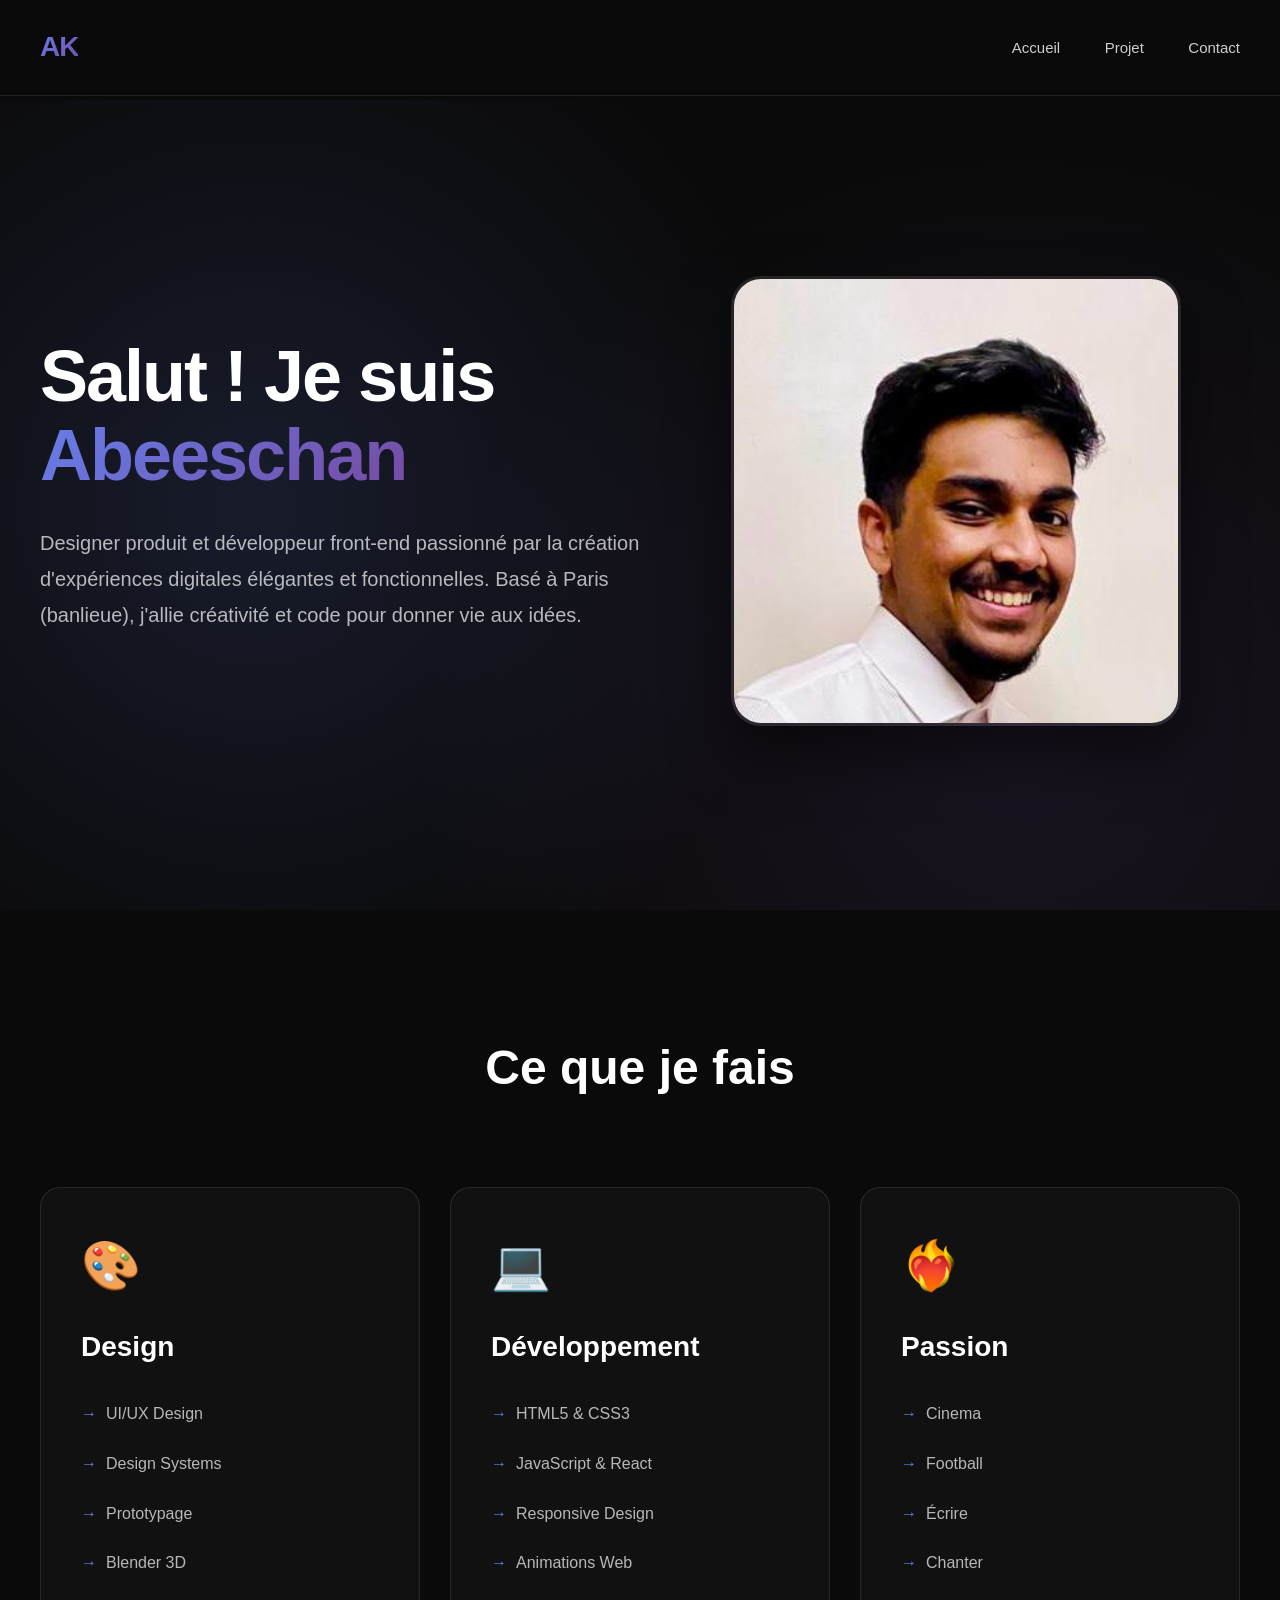
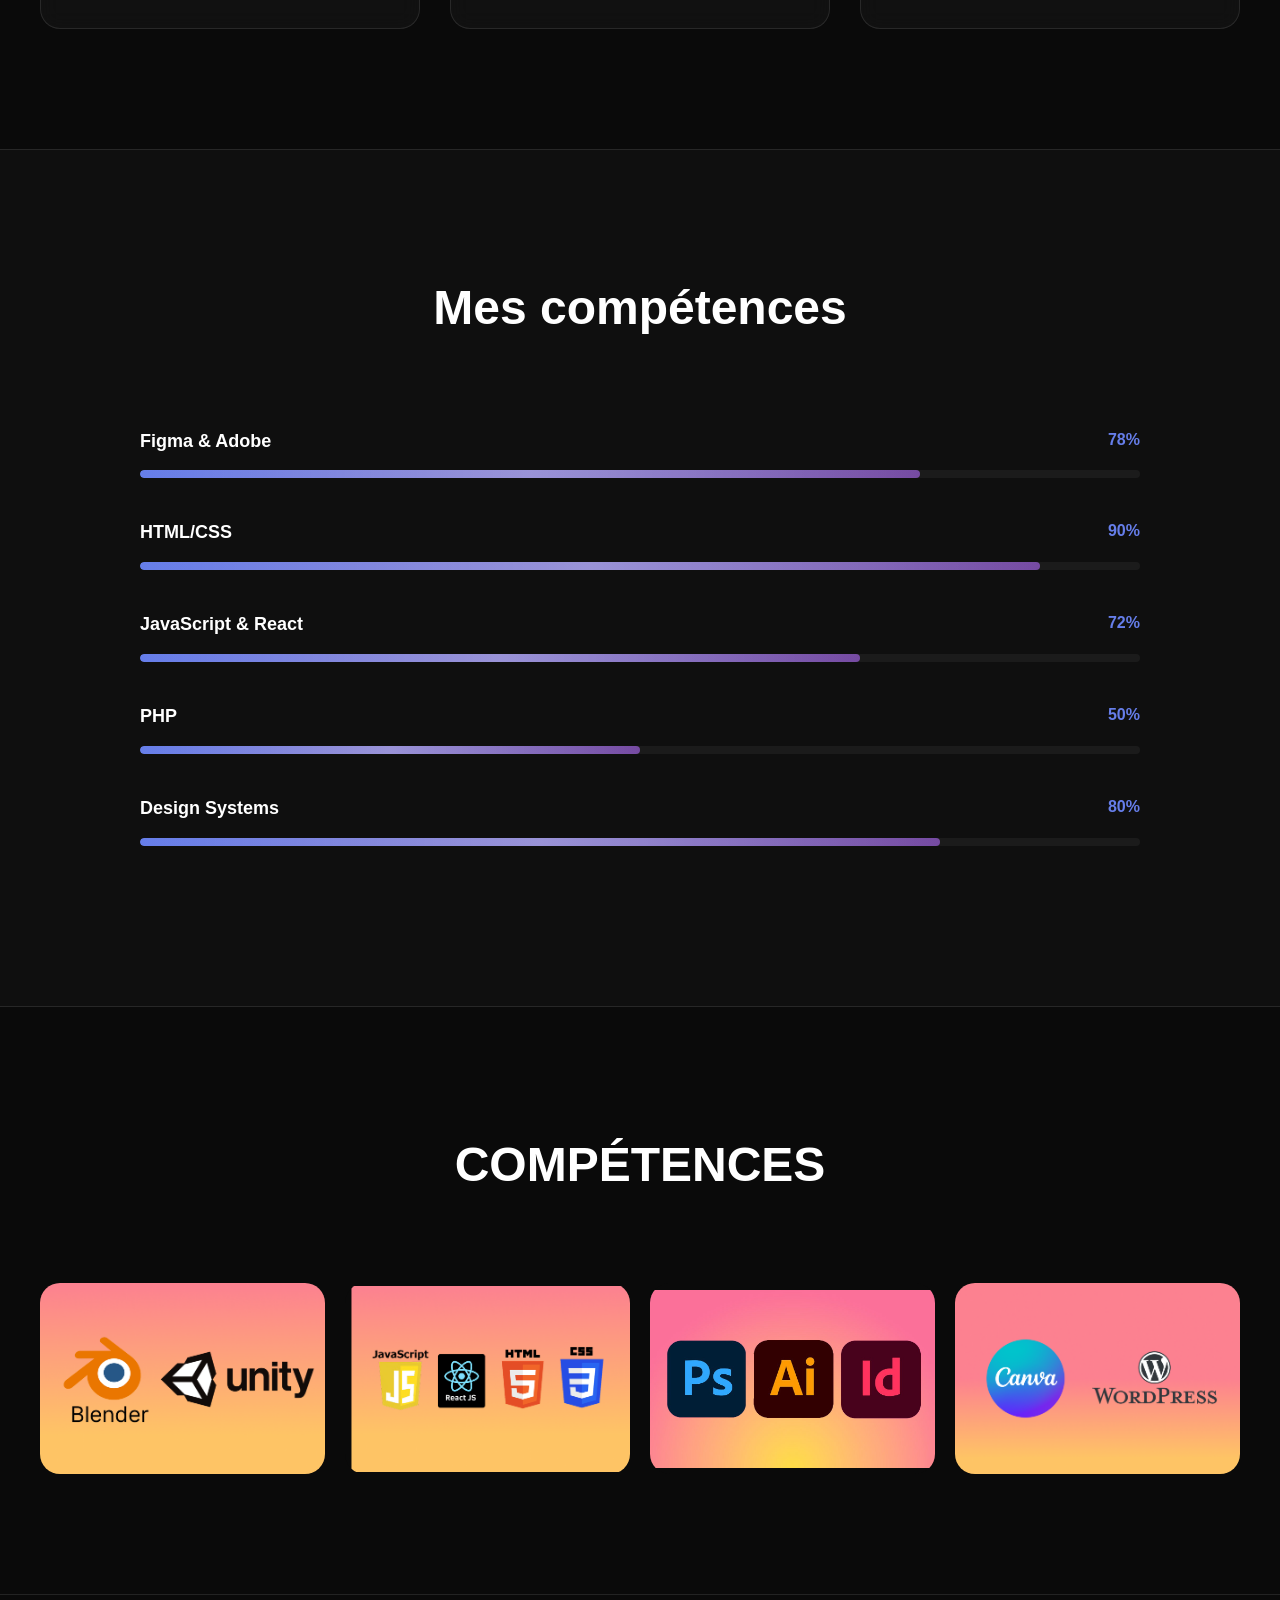
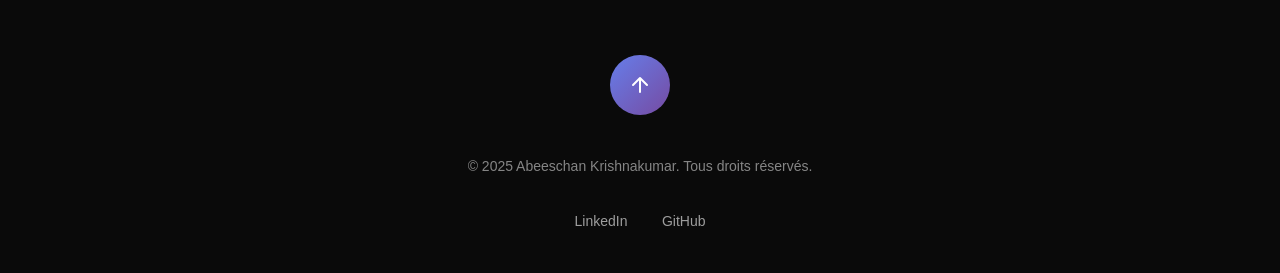
<file: index.html>
<!DOCTYPE html>
<html lang="fr">
<head>
    <meta charset="UTF-8">
    <meta name="viewport" content="width=device-width, initial-scale=1.0">
    <title>Acceuil-Abeeschan Krishnakumar</title>
    <link href="../css/style.css" rel="stylesheet">
</head>
<body>

    <!-- Header -->
    <header>
        <div class="header-content">
            <div class="logo">AK</div>
            <nav>
                <a href="index.html">Accueil</a>
                <a href="portfolio.html">Projet</a>
                <a href="contact.html">Contact</a>
            </nav>
        </div>
    </header>

    <!-- Hero -->
    <section class="hero">
        <div class="hero-bg"></div>
        <div class="hero-content fade-in">
            <div class="hero-text">
                <h1>
                    Salut ! Je suis<br>
                    <span class="gradient-text">Abeeschan</span>
                </h1>
                <p>
                    Designer produit et développeur front-end passionné par la création d'expériences digitales élégantes et fonctionnelles. Basé à Paris (banlieue), j'allie créativité et code pour donner vie aux idées.
                </p>
            </div>
            <div class="profile-container">
                <img class="profile-img" src="../img/Abeeschan-pro.jpeg" alt="Profile">
            </div>
        </div>
    </section>

    <!-- Cards Section -->
    <section class="cards-section">
        <h2 class="section-title">Ce que je fais</h2>
        <div class="cards-grid">
            <div class="card">
                <div class="card-icon">🎨</div>
                <h3>Design</h3>
                <ul>
                    <li>UI/UX Design</li>
                    <li>Design Systems</li>
                    <li>Prototypage</li>
                    <li>Blender 3D</li>
                </ul>
            </div>

            <div class="card">
                <div class="card-icon">💻</div>
                <h3>Développement</h3>
                <ul>
                    <li>HTML5 & CSS3</li>
                    <li>JavaScript & React</li>
                    <li>Responsive Design</li>
                    <li>Animations Web</li>
                </ul>
            </div>

            <div class="card">
                <div class="card-icon">❤️‍🔥</div>
                <h3>Passion</h3>
                <ul>
                    <li>Cinema</li>
                    <li>Football</li>
                    <li>Écrire</li>
                    <li>Chanter</li>
                </ul>
            </div>
        </div>
    </section>

    <!-- Skills -->
    <section class="skills-section">
        <h2 class="section-title">Mes compétences</h2>
        <div class="skills-grid">
            <div class="skill-item">
                <div class="skill-header">
                    <span class="skill-name">Figma & Adobe </span>
                    <span class="skill-percent">78%</span>
                </div>
                <div class="skill-bar">
                    <div class="skill-fill" data-width="78"></div>
                </div>
            </div>

            <div class="skill-item">
                <div class="skill-header">
                    <span class="skill-name">HTML/CSS</span>
                    <span class="skill-percent">90%</span>
                </div>
                <div class="skill-bar">
                    <div class="skill-fill" data-width="90"></div>
                </div>
            </div>

            <div class="skill-item">
                <div class="skill-header">
                    <span class="skill-name">JavaScript & React</span>
                    <span class="skill-percent">72%</span>
                </div>
                <div class="skill-bar">
                    <div class="skill-fill" data-width="72"></div>
                </div>
            </div>
            <div class="skill-item">
                <div class="skill-header">
                    <span class="skill-name">PHP</span>
                    <span class="skill-percent">50%</span>
                </div>
                <div class="skill-bar">
                    <div class="skill-fill" data-width="50"></div>
                </div>
            </div>
            <div class="skill-item">
                <div class="skill-header">
                    <span class="skill-name">Design Systems</span>
                    <span class="skill-percent">80%</span>
                </div>
                <div class="skill-bar">
                    <div class="skill-fill" data-width="80"></div>
                </div>
            </div>
        </div>
    </section>

    <!-- Photos -->
    <section class="photos-section">
        <h2 class="section-title">COMPÉTENCES</h2>
        <div class="photos-grid">
            <div class="photo-item">
                <img src="../img/Image_blender.png" alt="Workspace">
                <div class="photo-overlay">
                    <p>Création 3D & Moteur De Jeu </p>
                </div>
            </div>
            <div class="photo-item">
                <img src="../img/Image_front.png" alt="Code">
                <div class="photo-overlay">
                    <p>Logiciel Front</p>
                </div>
            </div>
            <div class="photo-item">
                <img src="../img/adobe.jpg" alt="Design">
                <div class="photo-overlay">
                    <p>Logiciel Design</p>
                </div>
            </div>
            <div class="photo-item">
                <img src="../img/Image_autre.png" alt="Tech">
                <div class="photo-overlay">
                    <p>Autre Logiciel</p>
                </div>
            </div>
        </div>
    </section>

    <!-- Footer -->
    <footer>
        <a href="#top" class="back-to-top">
            <svg viewBox="0 0 24 24" fill="none">
                <path d="M12 19V5M12 5L5 12M12 5L19 12" stroke-width="2" stroke-linecap="round" stroke-linejoin="round"/>
            </svg>
        </a>
        <p>&copy; 2025 Abeeschan Krishnakumar. Tous droits réservés.</p>
        <div class="social-links">
            <a href="https://www.linkedin.com/in/abeeschan-krishnakumar">LinkedIn</a>
            <a href="#">GitHub</a>
        </div>
    </footer>

    <script>
        // Animation des barres au scroll
        const observer = new IntersectionObserver((entries) => {
            entries.forEach(entry => {
                if (entry.isIntersecting) {
                    const fills = entry.target.querySelectorAll('.skill-fill');
                    fills.forEach(fill => {
                        const width = fill.getAttribute('data-width');
                        setTimeout(() => {
                            fill.style.width = width + '%';
                        }, 200);
                    });
                    observer.unobserve(entry.target);
                }
            });
        }, { threshold: 0.5 });

        const skillsSection = document.querySelector('.skills-section');
        if (skillsSection) observer.observe(skillsSection);

        // Smooth scroll
        document.querySelector('.back-to-top').addEventListener('click', (e) => {
            e.preventDefault();
            window.scrollTo({ top: 0, behavior: 'smooth' });
        });

        // Parallax léger sur le hero
        window.addEventListener('scroll', () => {
            const scrolled = window.pageYOffset;
            const hero = document.querySelector('.hero-bg');
            if (hero) {
                hero.style.transform = `translateY(${scrolled * 0.5}px)`;
            }
        });
    </script>

</body>
</html>
</file>
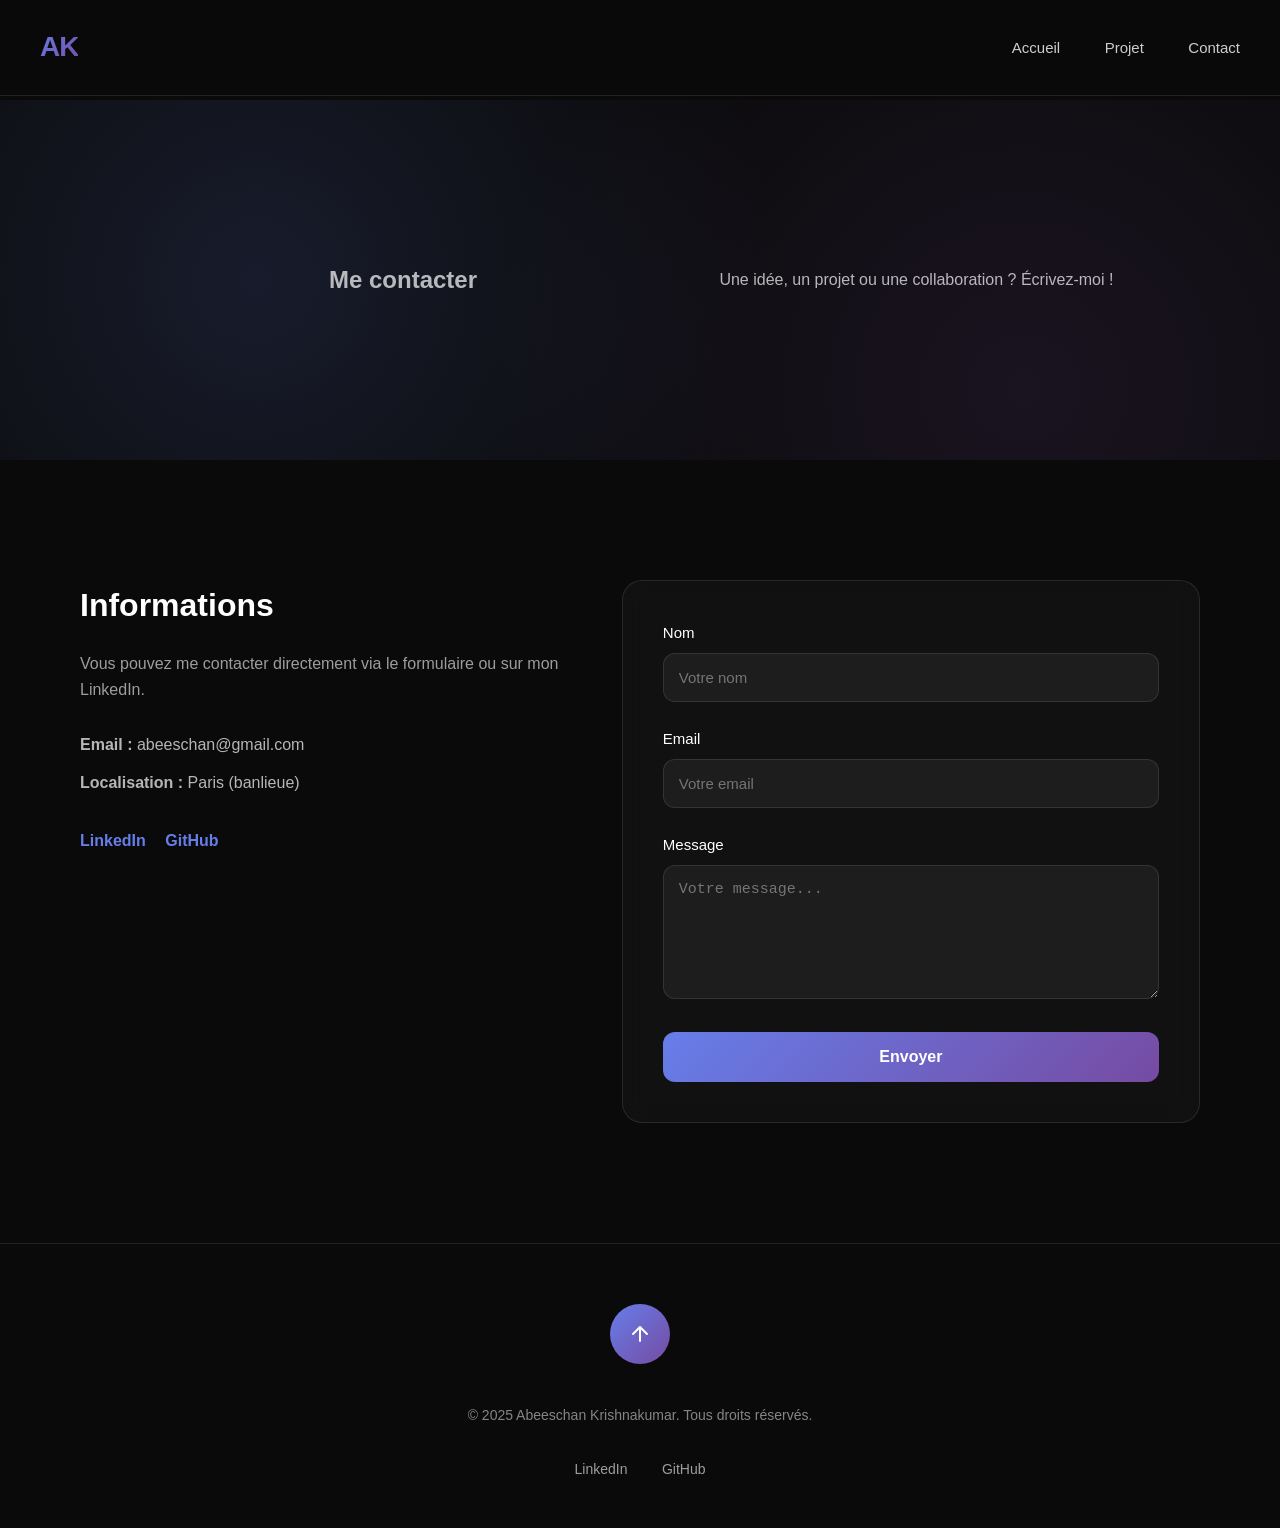
<file: contact.html>
<!DOCTYPE html>
<html lang="fr">
<head>
    <meta charset="UTF-8">
    <meta name="viewport" content="width=device-width, initial-scale=1.0">
    <title>Contact – Abeeschan Krishnakumar</title>
    <link href="../css/style.css" rel="stylesheet">
</head>
<body>

    <!-- Header -->
    <header>
        <div class="header-content">
            <div class="logo">AK</div>
            <nav>
                <a href="index.html">Accueil</a>
                <a href="portfolio.html">Projet</a>
                <a href="contact.html" class="active">Contact</a>
            </nav>
        </div>
    </header>

    <!-- Hero -->
    <section class="hero contact-hero">
        <div class="hero-bg"></div>
        <div class="hero-content fade-in" style="text-align:center;">
            <h1 style="color:rgba(255,255,255,0.7);"class="gradient-text">Me contacter</h1>
            <p style="color:rgba(255,255,255,0.7); max-width:700px; margin:20px auto;">
                Une idée, un projet ou une collaboration ? Écrivez-moi !
            </p>
        </div>
    </section>

    <!-- Contact Section -->
    <section class="contact-section">

        <div class="contact-grid">

            <!-- Left: Info -->
            <div class="contact-info">
                <h2>Informations</h2>
                <p>Vous pouvez me contacter directement via le formulaire ou sur mon LinkedIn.</p>

                <ul class="contact-details">
                    <li><strong>Email :</strong> abeeschan@gmail.com</li>
                    <li><strong>Localisation :</strong> Paris (banlieue)</li>
                </ul>

                <div class="contact-socials">
                    <a href="https://www.linkedin.com/in/abeeschan-krishnakumar">LinkedIn</a>
                    <a href="#">GitHub</a>
                </div>
            </div>

            <!-- Right: Form -->
            <form class="contact-form">
                <div class="form-group">
                    <label>Nom</label>
                    <input type="text" placeholder="Votre nom" required>
                </div>

                <div class="form-group">
                    <label>Email</label>
                    <input type="email" placeholder="Votre email" required>
                </div>

                <div class="form-group">
                    <label>Message</label>
                    <textarea rows="6" placeholder="Votre message..." required></textarea>
                </div>

                <button type="submit" class="contact-btn">Envoyer</button>
            </form>

        </div>

    </section>

    <!-- Footer -->
    <footer>
        <a href="#top" class="back-to-top">
            <svg viewBox="0 0 24 24" fill="none">
                <path d="M12 19V5M12 5L5 12M12 5L19 12" stroke-width="2" stroke-linecap="round" stroke-linejoin="round"/>
            </svg>
        </a>
        <p>&copy; 2025 Abeeschan Krishnakumar. Tous droits réservés.</p>
        <div class="social-links">
            <a href="https://www.linkedin.com/in/abeeschan-krishnakumar">LinkedIn</a>
            <a href="#">GitHub</a>
        </div>
    </footer>

</body>
</html>
</file>
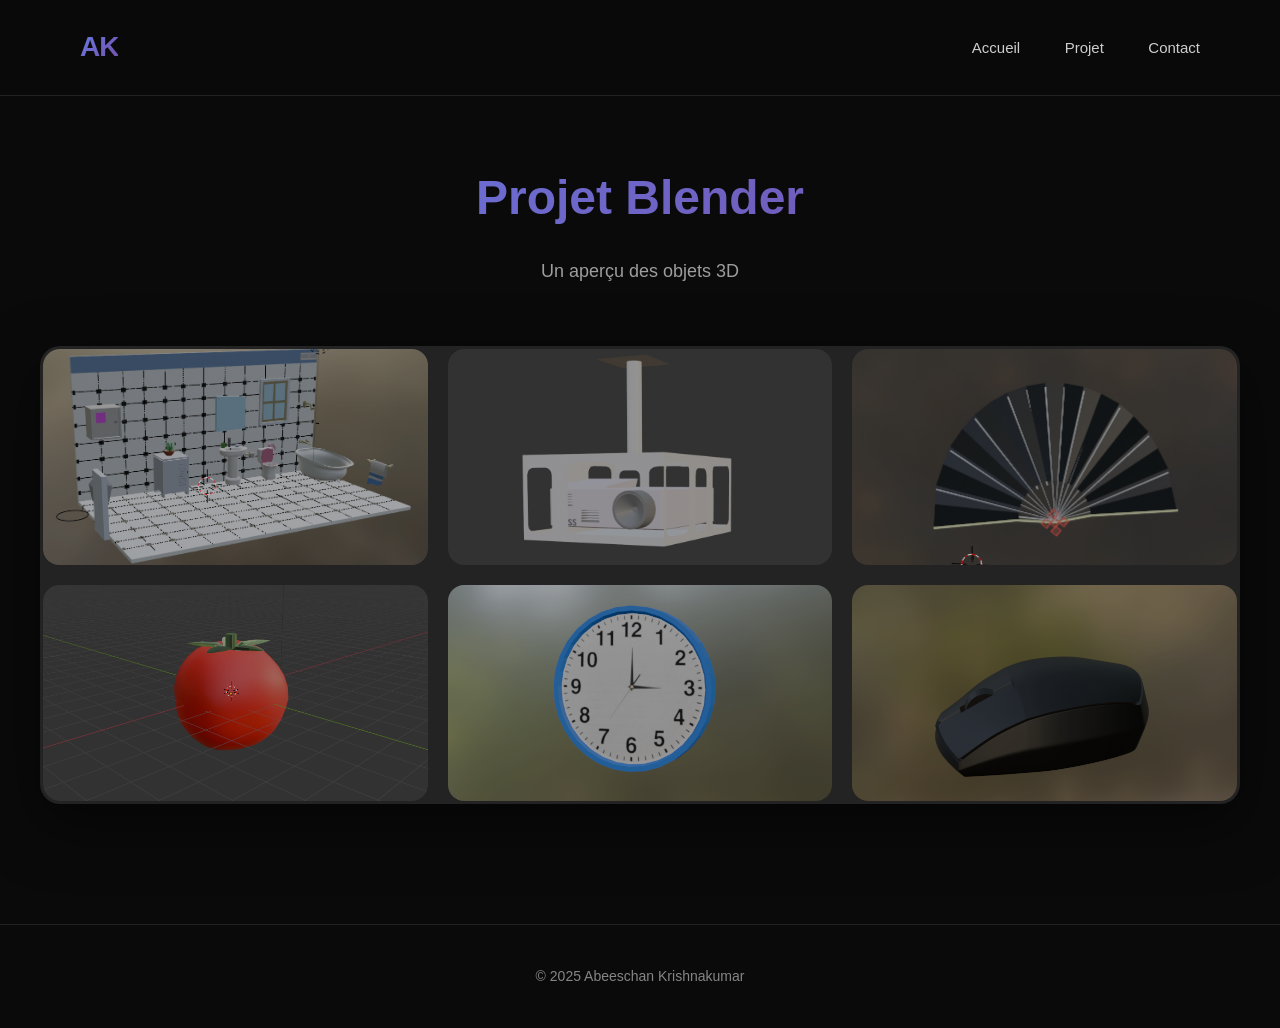
<file: projet-blender.html>
<!DOCTYPE html>
<html lang="fr">
<head>
    <meta charset="UTF-8">
    <meta name="viewport" content="width=device-width, initial-scale=1.0">
    <title>Projet Blender – Abeeschan Krishnakumar</title>
    <link href="css/style.css" rel="stylesheet">
    <style>
        body {
            background: #0a0a0a;
            margin: 0;
            padding: 0;
        }

        /* Header */
        header {
            position: fixed;
            top: 0;
            left: 0;
            right: 0;
            background: rgba(10, 10, 10, 0.95);
            backdrop-filter: blur(20px);
            padding: 25px 40px;
            z-index: 1000;
            border-bottom: 1px solid rgba(255, 255, 255, 0.1);
        }

        .header-content {
            max-width: 1400px;
            margin: 0 auto;
            display: flex;
            justify-content: space-between;
            align-items: center;
        }

        .logo {
            font-size: 28px;
            font-weight: 700;
            background: linear-gradient(135deg, #667eea 0%, #764ba2 100%);
            -webkit-background-clip: text;
            -webkit-text-fill-color: transparent;
        }

        nav a {
            margin-left: 40px;
            color: rgba(255, 255, 255, 0.8);
            text-decoration: none;
            font-weight: 500;
            transition: all 0.3s;
        }

        nav a:hover { color: #fff; }

        /* Gallery */
        .gallery-container {
            margin-top: 120px;
            padding: 40px;
            max-width: 1400px;
            margin-left: auto;
            margin-right: auto;
        }

        .gallery-title {
            text-align: center;
            color: #fff;
            font-size: 48px;
            font-weight: 700;
            margin-bottom: 20px;
        }

        .gallery-subtitle {
            text-align: center;
            color: rgba(255, 255, 255, 0.6);
            margin-bottom: 60px;
        }

        .chocolate-grid {
            display: grid;
            grid-template-columns: repeat(3, 1fr);
            gap: 20px;
        }

        .chocolate-square {
            aspect-ratio: 16/9;
            overflow: hidden;
            border-radius: 16px;
            cursor: pointer;
            background: #1a1a1a;
            transition: all 0.3s;
            position: relative;
        }

        .chocolate-square:hover {
            transform: translateY(-8px);
            box-shadow: 0 12px 30px rgba(102, 126, 234, 0.3);
        }

        .chocolate-square img {
            width: 100%;
            height: 100%;
            object-fit: cover;
            transition: transform 0.3s;
        }

        .chocolate-square:hover img {
            transform: scale(1.05);
        }

        /* Modal */
        .modal {
            display: none;
            position: fixed;
            top: 0;
            left: 0;
            right: 0;
            bottom: 0;
            background: rgba(0, 0, 0, 0.95);
            z-index: 2000;
            animation: fadeIn 0.3s ease;
        }

        .modal.active {
            display: flex;
            align-items: center;
            justify-content: center;
        }

        .modal-content {
            background: #1a1a1a;
            border-radius: 20px;
            max-width: 1200px;
            width: 90%;
            max-height: 90vh;
            overflow: hidden;
            display: grid;
            grid-template-columns: 1.5fr 1fr;
            position: relative;
            animation: slideUp 0.4s ease;
        }

        .modal-image {
            background: #0a0a0a;
            display: flex;
            align-items: center;
            justify-content: center;
            padding: 40px;
        }

        .modal-image img {
            max-width: 100%;
            max-height: 70vh;
            object-fit: contain;
            border-radius: 12px;
        }

        .modal-info {
            padding: 40px;
            display: flex;
            flex-direction: column;
            color: #fff;
        }

        .modal-close {
            position: absolute;
            top: 20px;
            right: 20px;
            width: 40px;
            height: 40px;
            background: rgba(255, 255, 255, 0.1);
            border: none;
            border-radius: 50%;
            color: #fff;
            font-size: 24px;
            cursor: pointer;
            transition: all 0.3s;
            display: flex;
            align-items: center;
            justify-content: center;
        }

        .modal-close:hover {
            background: rgba(255, 255, 255, 0.2);
            transform: rotate(90deg);
        }

        .modal-title {
            font-size: 32px;
            font-weight: 700;
            margin-bottom: 20px;
            background: linear-gradient(135deg, #667eea 0%, #764ba2 100%);
            -webkit-background-clip: text;
            -webkit-text-fill-color: transparent;
        }

        .modal-description {
            font-size: 16px;
            line-height: 1.8;
            color: rgba(255, 255, 255, 0.8);
            margin-bottom: 30px;
            flex: 1;
        }

        .modal-footer {
            border-top: 1px solid rgba(255, 255, 255, 0.1);
            padding-top: 20px;
            display: flex;
            align-items: center;
            gap: 15px;
        }

        .software-badge {
            display: inline-flex;
            align-items: center;
            gap: 10px;
            padding: 12px 20px;
            background: rgba(102, 126, 234, 0.2);
            border-radius: 50px;
            font-size: 14px;
            font-weight: 600;
        }

        .software-icon {
            width: 24px;
            height: 24px;
            background: linear-gradient(135deg, #667eea, #764ba2);
            border-radius: 6px;
            display: flex;
            align-items: center;
            justify-content: center;
            font-size: 12px;
        }

        /* Footer */
        footer {
            background: rgba(10, 10, 10, 0.95);
            border-top: 1px solid rgba(255, 255, 255, 0.1);
            padding: 40px;
            text-align: center;
            margin-top: 80px;
            color: rgba(255, 255, 255, 0.5);
        }

        /* Animations */
        @keyframes fadeIn {
            from { opacity: 0; }
            to { opacity: 1; }
        }

        @keyframes slideUp {
            from {
                opacity: 0;
                transform: translateY(50px);
            }
            to {
                opacity: 1;
                transform: translateY(0);
            }
        }

        /* Responsive */
        @media (max-width: 1024px) {
            .chocolate-grid {
                grid-template-columns: repeat(2, 1fr);
            }

            .modal-content {
                grid-template-columns: 1fr;
                max-height: 80vh;
                overflow-y: auto;
            }
        }

        @media (max-width: 768px) {
            .chocolate-grid {
                grid-template-columns: 1fr;
            }

            .modal-image {
                padding: 20px;
            }

            .modal-info {
                padding: 20px;
            }
        }
    </style>
</head>
<body>

    <!-- Header -->
    <header>
        <div class="header-content">
            <div class="logo">AK</div>
            <nav>
                <a href="index.html">Accueil</a>
                <a href="portfolio.html" class="active">Projet</a>
                <a href="contact.html">Contact</a>
            </nav>
        </div>
    </header>

    <!-- Gallery -->
    <div class="gallery-container">
        <h1 class="gallery-title">Projet Blender</h1>
        <p class="gallery-subtitle">Un aperçu des objets 3D</p>

        <div class="chocolate-grid">
            <!-- Projet 1 -->
            <div class="chocolate-square" onclick="openModal('modal1')">
                <img src="img/Salledebain.png" alt="Salle de bain">
            </div>

            <!-- Projet 2 -->
            <div class="chocolate-square" onclick="openModal('modal2')">
                <img src="img/projecteur.png" alt="Projecteur">
            </div>

            <!-- Projet 3 -->
            <div class="chocolate-square" onclick="openModal('modal3')">
                <img src="img/éventail.png" alt="Éventail">
            </div>

            <!-- Projet 4 -->
            <div class="chocolate-square" onclick="openModal('modal4')">
                <img src="img/tomate.png" alt="Tomate">
            </div>

            <!-- Projet 5 -->
            <div class="chocolate-square" onclick="openModal('modal5')">
                <img src="img/horloge.png" alt="Horloge">
            </div>

            <!-- Projet 6 -->
            <div class="chocolate-square" onclick="openModal('modal6')">
                <img src="img/souris.png" alt="Souris">
            </div>
        </div>
    </div>

    <!-- Modals -->
    <!-- Modal 1 -->
    <div id="modal1" class="modal" onclick="closeModal('modal1')">
        <div class="modal-content" onclick="event.stopPropagation()">
            <button class="modal-close" onclick="closeModal('modal1')">×</button>
            <div class="modal-image">
                <img src="img/Salledebain.png" alt="Salle de bain">
            </div>
            <div class="modal-info">
                <h2 class="modal-title">Salle de Bain 3D</h2>
                <div class="modal-description">
                    <p>Ce projet consiste en la modélisation complète d’une salle de bain moderne, réalisée avec une attention particulière portée aux détails et aux proportions. Chaque élément a été conçu afin de refléter un environnement réaliste et harmonieux.</p>
                    <p>La création inclut des textures réalistes ainsi qu’un éclairage ambiant soigné, permettant de mettre en valeur les matériaux et les volumes. Le travail de lumière contribue à renforcer l’atmosphère de la scène et à obtenir un rendu visuel cohérent.</p>
                <p>Les techniques utilisées comprennent la modélisation polygonale, le UV mapping, le texturing PBR et l’éclairage HDRI, aboutissant à un rendu photoréaliste fidèle à une salle de bain contemporaine.</p>
                </div>
                <div class="modal-footer">
                    <div class="software-badge">
                        <div class="software-icon">🎨</div>
                        Blender 3D
                    </div>
                </div>
            </div>
        </div>
    </div>

    <!-- Modal 2 -->
    <div id="modal2" class="modal" onclick="closeModal('modal2')">
        <div class="modal-content" onclick="event.stopPropagation()">
            <button class="modal-close" onclick="closeModal('modal2')">×</button>
            <div class="modal-image">
                <img src="img/projecteur.png" alt="Projecteur">
            </div>
            <div class="modal-info">
                <h2 class="modal-title">Projecteur Cinéma</h2>
                <div class="modal-description">
                    <p>Ce projet consiste en la modélisation 3D détaillée d’un projecteur de cinéma vintage, en mettant l’accent sur la fidélité des formes, des proportions et des mécanismes visibles. Les matériaux métalliques, les vis, les engrenages et les éléments structurels ont été soigneusement travaillés afin de restituer l’aspect robuste et authentique de l’équipement d’origine.</p>
                    <p>Le travail se concentre principalement sur la modélisation hard-surface, avec une attention particulière portée aux arêtes, aux assemblages et aux finitions mécaniques. Les shaders métalliques ont été ajustés pour reproduire des surfaces réalistes, intégrant variations de brillance et usure subtile, permettant d’aboutir à un rendu visuel réaliste et immersif.</p>
                </div>
                <div class="modal-footer">
                    <div class="software-badge">
                        <div class="software-icon">🎨</div>
                        Blender 3D
                    </div>
                </div>
            </div>
        </div>
    </div>

    <!-- Modal 3 -->
    <div id="modal3" class="modal" onclick="closeModal('modal3')">
        <div class="modal-content" onclick="event.stopPropagation()">
            <button class="modal-close" onclick="closeModal('modal3')">×</button>
            <div class="modal-image">
                <img src="img/éventail.png" alt="Éventail">
            </div>
            <div class="modal-info">
                <h2 class="modal-title">Éventail Traditionnel</h2>
                <div class="modal-description">
                    <p>Ce projet porte sur la modélisation 3D d’un éventail traditionnel, en mettant en valeur la structure en bois ainsi que la texture du tissu. Une attention particulière a été portée aux détails et aux proportions afin de restituer l’élégance et le caractère authentique de l’objet.</p>
                    <p>Le travail s’est concentré sur les matériaux organiques, notamment le bois et le tissu, avec un soin particulier apporté aux textures et aux nuances. La simulation de tissu a permis d’obtenir un rendu naturel et réaliste, renforçant l’aspect authentique et crédible de l’éventail.</p>
                </div>
                <div class="modal-footer">
                    <div class="software-badge">
                        <div class="software-icon">🎨</div>
                        Blender 3D
                    </div>
                </div>
            </div>
        </div>
    </div>

    <!-- Modal 4 -->
    <div id="modal4" class="modal" onclick="closeModal('modal4')">
        <div class="modal-content" onclick="event.stopPropagation()">
            <button class="modal-close" onclick="closeModal('modal4')">×</button>
            <div class="modal-image">
                <img src="img/tomate.png" alt="Tomate">
            </div>
            <div class="modal-info">
                <h2 class="modal-title">Tomate Photoréaliste</h2>
                <div class="modal-description">
                    <p>Ce projet consiste en la réalisation d’un rendu hyperréaliste d’une tomate, avec un travail poussé sur la forme, la surface et les imperfections naturelles. L’utilisation du subsurface scattering permet de simuler la translucidité de la peau et de reproduire le comportement réaliste de la lumière à travers la matière.</p>
                    <p>Une étude approfondie des matériaux organiques a été menée afin d’obtenir des textures crédibles et nuancées. Le travail sur l’éclairage naturel joue un rôle essentiel dans la mise en valeur du volume, des couleurs et du réalisme global du rendu.</p>
                </div>
                <div class="modal-footer">
                    <div class="software-badge">
                        <div class="software-icon">🎨</div>
                        Blender 3D
                    </div>
                </div>
            </div>
        </div>
    </div>

    <!-- Modal 5 -->
    <div id="modal5" class="modal" onclick="closeModal('modal5')">
        <div class="modal-content" onclick="event.stopPropagation()">
            <button class="modal-close" onclick="closeModal('modal5')">×</button>
            <div class="modal-image">
                <img src="img/horloge.png" alt="Horloge">
            </div>
            <div class="modal-info">
                <h2 class="modal-title">Horloge Murale</h2>
                <div class="modal-description">
                    <p>Ce projet consiste en la modélisation 3D d’une horloge murale classique, avec un mécanisme détaillé et l’utilisation de matériaux variés tels que le bois, le métal et le verre. Chaque élément a été conçu avec soin afin de restituer fidèlement la structure et le style traditionnel de l’horloge.</p>
                    <p>Une attention particulière a été portée aux reflets et aux textures pour renforcer le réalisme de l’objet. Le travail sur les matériaux et l’éclairage permet de mettre en valeur les surfaces, les détails mécaniques et les nuances de chaque composant, aboutissant à un rendu visuel crédible et immersif.</p>
                </div>
                <div class="modal-footer">
                    <div class="software-badge">
                        <div class="software-icon">🎨</div>
                        Blender 3D
                    </div>
                </div>
            </div>
        </div>
    </div>

    <!-- Modal 6 -->
    <div id="modal6" class="modal" onclick="closeModal('modal6')">
        <div class="modal-content" onclick="event.stopPropagation()">
            <button class="modal-close" onclick="closeModal('modal6')">×</button>
            <div class="modal-image">
                <img src="img/souris.png" alt="Souris">
            </div>
            <div class="modal-info">
                <h2 class="modal-title">Souris Gaming</h2>
                <div class="modal-description">
                    <p>Ce projet porte sur la modélisation 3D d’une souris gaming au design moderne, intégrant un éclairage RGB et l’utilisation de matériaux variés tels que le plastique et le métal. Chaque courbe et chaque surface ont été soigneusement travaillées pour refléter un design à la fois esthétique et fonctionnel.</p>
                    <p>Une attention particulière a été portée à la précision des formes ergonomiques et aux détails techniques, comme les boutons, les gravures et les textures. Le travail sur les matériaux et l’éclairage permet de mettre en valeur les reflets, les contrastes et l’aspect réaliste de la souris, offrant un rendu final immersif et professionnel.</p>
                </div>
                <div class="modal-footer">
                    <div class="software-badge">
                        <div class="software-icon">🎨</div>
                        Blender 3D
                    </div>
                </div>
            </div>
        </div>
    </div>

    <!-- Footer -->
    <footer>
        <p>&copy; 2025 Abeeschan Krishnakumar</p>
    </footer>

    <script>
        function openModal(modalId) {
            document.getElementById(modalId).classList.add('active');
            document.body.style.overflow = 'hidden';
        }

        function closeModal(modalId) {
            document.getElementById(modalId).classList.remove('active');
            document.body.style.overflow = 'auto';
        }

        // Fermer avec Échap
        document.addEventListener('keydown', function(e) {
            if (e.key === 'Escape') {
                document.querySelectorAll('.modal.active').forEach(modal => {
                    modal.classList.remove('active');
                });
                document.body.style.overflow = 'auto';
            }
        });
    </script>

</body>
</html>
</file>
<file: css/style.css>
* {
            margin: 0;
            padding: 0;
            box-sizing: border-box;
        }

        body {
            font-family: -apple-system, BlinkMacSystemFont, 'Segoe UI', Roboto, sans-serif;
            line-height: 1.6;
            color: #333;
            background: #0a0a0a;
            overflow-x: hidden;
        }

        /* Header Moderne */
        header {
            position: fixed;
            top: 0;
            left: 0;
            right: 0;
            background: rgba(10, 10, 10, 0.95);
            backdrop-filter: blur(20px);
            padding: 25px 0;
            z-index: 1000;
            border-bottom: 1px solid rgba(255, 255, 255, 0.1);
        }

        .header-content {
            max-width: 1400px;
            margin: 0 auto;
            padding: 0 40px;
            display: flex;
            justify-content: space-between;
            align-items: center;
        }

        .logo {
            font-size: 28px;
            font-weight: 700;
            background: linear-gradient(135deg, #667eea 0%, #764ba2 100%);
            -webkit-background-clip: text;
            -webkit-text-fill-color: transparent;
            letter-spacing: -1px;
        }

        nav a {
            margin-left: 40px;
            color: rgba(255, 255, 255, 0.8);
            text-decoration: none;
            font-weight: 500;
            font-size: 15px;
            transition: all 0.3s;
            position: relative;
        }

        nav a::after {
            content: '';
            position: absolute;
            bottom: -5px;
            left: 0;
            width: 0;
            height: 2px;
            background: linear-gradient(135deg, #667eea, #764ba2);
            transition: width 0.3s;
        }

        nav a:hover {
            color: #fff;
        }

        nav a:hover::after {
            width: 100%;
        }

        /* Hero avec effet glassmorphism */
        .hero {
            margin-top: 100px;
            min-height: 90vh;
            display: flex;
            align-items: center;
            justify-content: center;
            position: relative;
            overflow: hidden;
        }

        .hero-bg {
            position: absolute;
            top: 0;
            left: 0;
            right: 0;
            bottom: 0;
            background: 
                radial-gradient(circle at 20% 50%, rgba(102, 126, 234, 0.15) 0%, transparent 50%),
                radial-gradient(circle at 80% 80%, rgba(118, 75, 162, 0.15) 0%, transparent 50%);
            animation: pulse 10s ease-in-out infinite;
        }

        @keyframes pulse {
            0%, 100% { opacity: 1; }
            50% { opacity: 0.5; }
        }

        .hero-content {
            max-width: 1400px;
            padding: 0 40px;
            display: grid;
            grid-template-columns: 1.2fr 1fr;
            gap: 80px;
            align-items: center;
            position: relative;
            z-index: 1;
        }

        .hero-text h1 {
            font-size: 72px;
            font-weight: 800;
            color: #fff;
            margin-bottom: 30px;
            line-height: 1.1;
            letter-spacing: -2px;
        }

        .hero-text .gradient-text {
            background: linear-gradient(135deg, #667eea 0%, #764ba2 100%);
            -webkit-background-clip: text;
            -webkit-text-fill-color: transparent;
        }

        .hero-text p {
            font-size: 20px;
            color: rgba(255, 255, 255, 0.7);
            margin-bottom: 40px;
            line-height: 1.8;
        }

        .profile-container {
            position: relative;
        }

        .profile-img {
            width: 100%;
            max-width: 450px;
            aspect-ratio: 1;
            border-radius: 30px;
            object-fit: cover;
            border: 3px solid rgba(255, 255, 255, 0.1);
            box-shadow: 0 30px 60px rgba(0, 0, 0, 0.5);
            transition: transform 0.5s ease;
        }

        .profile-img:hover {
            transform: scale(1.02) rotate(2deg);
        }

        /* Cards Section */
        .cards-section {
            padding: 120px 40px;
            max-width: 1400px;
            margin: 0 auto;
        }

        .section-title {
            text-align: center;
            font-size: 48px;
            font-weight: 700;
            color: #fff;
            margin-bottom: 80px;
        }

        .cards-grid {
            display: grid;
            grid-template-columns: repeat(auto-fit, minmax(320px, 1fr));
            gap: 30px;
        }

        .card {
            background: rgba(255, 255, 255, 0.03);
            backdrop-filter: blur(10px);
            border: 1px solid rgba(255, 255, 255, 0.1);
            border-radius: 20px;
            padding: 40px;
            transition: all 0.4s ease;
            position: relative;
            overflow: hidden;
        }

        .card::before {
            content: '';
            position: absolute;
            top: 0;
            left: 0;
            right: 0;
            height: 3px;
            background: linear-gradient(90deg, #667eea, #764ba2);
            transform: scaleX(0);
            transition: transform 0.4s ease;
        }

        .card:hover::before {
            transform: scaleX(1);
        }

        .card:hover {
            transform: translateY(-10px);
            background: rgba(255, 255, 255, 0.05);
            border-color: rgba(102, 126, 234, 0.3);
        }

        .card-icon {
            font-size: 48px;
            margin-bottom: 20px;
        }

        .card h3 {
            font-size: 28px;
            color: #fff;
            margin-bottom: 20px;
        }

        .card ul {
            list-style: none;
        }

        .card li {
            color: rgba(255, 255, 255, 0.7);
            padding: 12px 0;
            padding-left: 25px;
            position: relative;
            font-size: 16px;
        }

        .card li::before {
            content: '→';
            position: absolute;
            left: 0;
            color: #667eea;
            font-weight: bold;
        }

        /* Skills avec barres animées */
        .skills-section {
            padding: 120px 40px;
            background: rgba(255, 255, 255, 0.02);
            border-top: 1px solid rgba(255, 255, 255, 0.1);
            border-bottom: 1px solid rgba(255, 255, 255, 0.1);
        }

        .skills-grid {
            max-width: 1000px;
            margin: 0 auto;
        }

        .skill-item {
            margin-bottom: 40px;
        }

        .skill-header {
            display: flex;
            justify-content: space-between;
            margin-bottom: 15px;
        }

        .skill-name {
            font-size: 18px;
            font-weight: 600;
            color: #fff;
        }

        .skill-percent {
            font-size: 16px;
            color: #667eea;
            font-weight: 600;
        }

        .skill-bar {
            height: 8px;
            background: rgba(255, 255, 255, 0.05);
            border-radius: 10px;
            overflow: hidden;
            position: relative;
        }

        .skill-fill {
            height: 100%;
            background: linear-gradient(90deg, #667eea, #764ba2);
            border-radius: 10px;
            width: 0;
            transition: width 1.5s cubic-bezier(0.4, 0, 0.2, 1);
            position: relative;
            overflow: hidden;
        }

        .skill-fill::after {
            content: '';
            position: absolute;
            top: 0;
            left: 0;
            right: 0;
            bottom: 0;
            background: linear-gradient(90deg, transparent, rgba(255, 255, 255, 0.3), transparent);
            animation: shimmer 2s infinite;
        }

        @keyframes shimmer {
            0% { transform: translateX(-100%); }
            100% { transform: translateX(100%); }
        }

        /* Photos Grid Masonry */
        .photos-section {
            padding: 120px 40px;
            max-width: 1400px;
            margin: 0 auto;
        }

        .photos-grid {
            display: grid;
            grid-template-columns: repeat(auto-fit, minmax(280px, 1fr));
            gap: 20px;
        }

        .photo-item {
    position: relative;
    border-radius: 20px; 
    overflow: hidden;      
    background: #0a0a0a;   
}

.photo-item img {
    width: 100%;
    height: 100%;
    object-fit: contain;  
    border-radius: 0;      
    display: block;
}


        .photo-item:hover img {
            transform: scale(1.1);
            filter: brightness(1);
        }

        .photo-overlay {
            position: absolute;
            bottom: 0;
            left: 0;
            right: 0;
            padding: 20px;
            background: linear-gradient(transparent, rgba(0, 0, 0, 0.8));
            transform: translateY(100%);
            transition: transform 0.3s ease;
        }

        .photo-item:hover .photo-overlay {
            transform: translateY(0);
        }

        .photo-overlay p {
            color: #fff;
            font-size: 14px;
            font-weight: 500;
        }

        /* Footer Moderne */
        footer {
            background: rgba(10, 10, 10, 0.95);
            border-top: 1px solid rgba(255, 255, 255, 0.1);
            padding: 60px 40px 40px;
            text-align: center;
        }

        .back-to-top {
            display: inline-flex;
            align-items: center;
            justify-content: center;
            width: 60px;
            height: 60px;
            background: linear-gradient(135deg, #667eea, #764ba2);
            border-radius: 50%;
            margin-bottom: 40px;
            transition: all 0.3s;
            text-decoration: none;
        }

        .back-to-top:hover {
            transform: translateY(-5px);
            box-shadow: 0 20px 40px rgba(102, 126, 234, 0.4);
        }

        .back-to-top svg {
            width: 24px;
            height: 24px;
            stroke: white;
        }

        footer p {
            color: rgba(255, 255, 255, 0.5);
            font-size: 14px;
        }

        .social-links {
            margin-top: 30px;
        }

        .social-links a {
            color: rgba(255, 255, 255, 0.6);
            margin: 0 15px;
            text-decoration: none;
            font-size: 14px;
            transition: color 0.3s;
        }

        .social-links a:hover {
            color: #667eea;
        }

        /* Responsive */
        @media (max-width: 768px) {
            .hero-content {
                grid-template-columns: 1fr;
                gap: 40px;
            }

            .hero-text h1 {
                font-size: 48px;
            }

            nav a {
                margin-left: 20px;
                font-size: 14px;
            }

            .cards-grid {
                grid-template-columns: 1fr;
            }
        }

        /* Animations d'apparition */
        .fade-in {
            animation: fadeInUp 0.8s ease forwards;
        }

        @keyframes fadeInUp {
            from {
                opacity: 0;
                transform: translateY(30px);
            }
            to {
                opacity: 1;
                transform: translateY(0);
            }
        }
        /* Portfolio Page */
.portfolio-hero {
    min-height: 50vh;
}

.portfolio-section {
    padding: 120px 40px;
    max-width: 1400px;
    margin: 0 auto;
}

.portfolio-grid {
    display: grid;
    grid-template-columns: repeat(auto-fit, minmax(340px, 1fr));
    gap: 30px;
}

.project-card {
    position: relative;
    border-radius: 20px;
    overflow: hidden;
    aspect-ratio: 16/10;
    cursor: pointer;
    background: rgba(255,255,255,0.03);
    border: 1px solid rgba(255,255,255,0.1);
    backdrop-filter: blur(10px);
    transition: transform .4s ease;
}

.project-card:hover {
    transform: translateY(-10px);
}

.project-card img {
    width: 100%;
    height: 100%;
    object-fit: cover;
    filter: brightness(0.8);
    transition: transform .6s ease;
}

.project-card:hover img {
    transform: scale(1.1);
    filter: brightness(1);
}

.project-overlay {
    position: absolute;
    inset: 0;
    background: linear-gradient(180deg, transparent, rgba(0,0,0,0.8));
    padding: 30px;
    display: flex;
    flex-direction: column;
    justify-content: flex-end;
    opacity: 0;
    transform: translateY(30px);
    transition: all .4s ease;
}

.project-card:hover .project-overlay {
    opacity: 1;
    transform: translateY(0);
}

.project-overlay h3 {
    color: #fff;
    font-size: 24px;
    margin-bottom: 10px;
}

.project-overlay p {
    color: rgba(255,255,255,0.8);
    font-size: 15px;
    margin-bottom: 20px;
}

.project-btn {
    padding: 10px 20px;
    background: linear-gradient(135deg, #667eea, #764ba2);
    border-radius: 10px;
    text-decoration: none;
    color: white;
    font-size: 14px;
    font-weight: 600;
    display: inline-block;
    transition: opacity .3s;
}

.project-btn:hover {
    opacity: 0.8;
}
/* Contact Page */
.contact-hero {
    min-height: 40vh;
}

.contact-section {
    padding: 120px 40px;
    max-width: 1200px;
    margin: 0 auto;
}

.contact-grid {
    display: grid;
    grid-template-columns: 1fr 1.2fr;
    gap: 60px;
}

.contact-info h2 {
    color: #fff;
    font-size: 32px;
    margin-bottom: 20px;
}

.contact-info p {
    color: rgba(255,255,255,0.6);
    margin-bottom: 30px;
}

.contact-details li {
    color: rgba(255,255,255,0.7);
    margin-bottom: 12px;
    list-style: none;
}

.contact-socials a {
    display: inline-block;
    margin-right: 15px;
    margin-top: 20px;
    color: #667eea;
    text-decoration: none;
    font-weight: 600;
    transition: opacity .3s;
}

.contact-socials a:hover {
    opacity: .7;
}

/* Form */
.contact-form {
    background: rgba(255,255,255,0.03);
    border: 1px solid rgba(255,255,255,0.1);
    backdrop-filter: blur(12px);
    padding: 40px;
    border-radius: 20px;
}

.form-group {
    margin-bottom: 25px;
}

.form-group label {
    display: block;
    margin-bottom: 8px;
    color: #fff;
    font-size: 15px;
}

.form-group input,
.form-group textarea {
    width: 100%;
    padding: 15px;
    border-radius: 12px;
    border: 1px solid rgba(255,255,255,0.1);
    background: rgba(255,255,255,0.05);
    color: #fff;
    font-size: 15px;
    outline: none;
    transition: border .3s;
}

.form-group input:focus,
.form-group textarea:focus {
    border-color: #667eea;
}

.contact-btn {
    width: 100%;
    padding: 16px;
    border-radius: 12px;
    background: linear-gradient(135deg, #667eea, #764ba2);
    border: none;
    color: white;
    font-size: 16px;
    font-weight: 700;
    cursor: pointer;
    transition: opacity .3s;
}

.contact-btn:hover {
    opacity: .85;
}

@media (max-width: 900px) {
    .contact-grid {
        grid-template-columns: 1fr;
        gap: 40px;
    }
}
/* === PORTFOLIO HERO BACKGROUND ANIMATION === */

.portfolio-hero {
    position: relative;
    min-height: 50vh;
    overflow: hidden;
}

/* Fond animé */
.portfolio-bg {
    position: absolute;
    inset: 0;
    background:
        radial-gradient(circle at 20% 30%, rgba(102,126,234,0.25), transparent 40%),
        radial-gradient(circle at 80% 70%, rgba(118,75,162,0.25), transparent 40%),
        linear-gradient(120deg, #0a0a0a, #0f0f1a, #0a0a0a);
    background-size: 200% 200%;
    animation: gradientMove 12s ease-in-out infinite;
    z-index: 0;
}

/* Animation du dégradé */
@keyframes gradientMove {
    0% {
        background-position: 0% 50%;
    }
    50% {
        background-position: 100% 50%;
    }
    100% {
        background-position: 0% 50%;
    }
}

/* S'assurer que le contenu passe au-dessus */
.portfolio-hero .hero-content {
    position: relative;
    z-index: 1;
}
/* ========== PAGE PROJET DETAIL ========== */

.project-hero {
    min-height: 50vh;
}

.project-section {
    max-width: 1200px;
    margin: 0 auto;
    padding: 120px 40px;
}

/* Infos projet */
.project-info {
    display: grid;
    grid-template-columns: repeat(auto-fit, minmax(200px,1fr));
    gap: 30px;
    margin-bottom: 80px;
}

.project-info h3 {
    color: #667eea;
    font-size: 14px;
    text-transform: uppercase;
    margin-bottom: 8px;
}

.project-info p {
    color: #fff;
    font-size: 16px;
}

/* Images */
.project-images {
    display: grid;
    grid-template-columns: repeat(auto-fit, minmax(300px,1fr));
    gap: 30px;
}
/* Overlay description + lien */
.project-link {
    text-decoration: none;
    display: block;
}

/* Texte overlay */
.photo-overlay h4 {
    color: #fff;
    font-size: 18px;
    margin-bottom: 8px;
}

.photo-overlay p {
    color: rgba(255,255,255,0.85);
    font-size: 14px;
    line-height: 1.5;
}

/* Bouton overlay */
.overlay-cta {
    display: inline-block;
    margin-top: 12px;
    font-size: 13px;
    font-weight: 600;
    color: #fff;
    padding: 6px 14px;
    border-radius: 20px;
    background: linear-gradient(135deg,#667eea,#764ba2);
}
 .gallery-container {
            margin-top: 120px;
            padding: 40px;
            max-width: 1400px;
            margin-left: auto;
            margin-right: auto;
        }

        .gallery-title {
            text-align: center;
            color: #fff;
            font-size: 48px;
            font-weight: 700;
            margin-bottom: 20px;
            background: linear-gradient(135deg, #667eea 0%, #764ba2 100%);
            -webkit-background-clip: text;
            -webkit-text-fill-color: transparent;
        }

        .gallery-subtitle {
            text-align: center;
            color: rgba(255, 255, 255, 0.6);
            font-size: 18px;
            margin-bottom: 60px;
        }

        /* Grille en carrés de chocolat */
        .chocolate-grid {
            display: grid;
            grid-template-columns: repeat(3, 1fr);
            gap: 3px;
            background: rgba(255, 255, 255, 0.1);
            padding: 3px;
            border-radius: 20px;
            box-shadow: 0 20px 60px rgba(0, 0, 0, 0.5);
        }

        .chocolate-square {
            aspect-ratio: 2846 / 1309; /* Ratio exact de tes images */
            overflow: hidden;
            position: relative;
            cursor: pointer;
            background: #1a1a1a;
            transition: all 0.4s ease;
        }

        .chocolate-square:first-child {
            border-top-left-radius: 17px;
        }

        .chocolate-square:nth-child(3) {
            border-top-right-radius: 17px;
        }

        .chocolate-square:nth-last-child(3) {
            border-bottom-left-radius: 17px;
        }

        .chocolate-square:last-child {
            border-bottom-right-radius: 17px;
        }

        .chocolate-square img {
            width: 100%;
            height: 100%;
            object-fit: cover;
            transition: transform 0.6s ease, filter 0.4s ease;
            filter: brightness(0.8);
        }

        .chocolate-square:hover {
            transform: scale(1.05);
            z-index: 10;
            box-shadow: 0 15px 40px rgba(102, 126, 234, 0.4);
        }

        .chocolate-square:hover img {
            transform: scale(1.1);
            filter: brightness(1);
        }

        /* Overlay avec info */
        .chocolate-overlay {
            position: absolute;
            bottom: 0;
            left: 0;
            right: 0;
            background: linear-gradient(transparent, rgba(0, 0, 0, 0.9));
            padding: 20px;
            transform: translateY(100%);
            transition: transform 0.4s ease;
        }

        .chocolate-square:hover .chocolate-overlay {
            transform: translateY(0);
        }

        .chocolate-overlay h3 {
            color: #fff;
            font-size: 16px;
            font-weight: 600;
            margin: 0 0 5px 0;
        }

        .chocolate-overlay p {
            color: rgba(255, 255, 255, 0.7);
            font-size: 13px;
            margin: 0;
        }
         /* Responsive */
        @media (max-width: 1024px) {
            .chocolate-grid {
                grid-template-columns: repeat(2, 1fr);
            }
        }

        @media (max-width: 768px) {
            .chocolate-grid {
                grid-template-columns: 1fr;
            }

            .gallery-title {
                font-size: 36px;
            }

            nav a {
                margin-left: 20px;
                font-size: 14px;
            }
        }

        @media (max-width: 480px) {
            .gallery-container {
                padding: 20px;
            }
        }

        /* Animation d'apparition */
        .chocolate-square {
            opacity: 0;
            animation: fadeInSquare 0.5s ease forwards;
        }

        @keyframes fadeInSquare {
            to {
                opacity: 1;
            }
        }

        .chocolate-square:nth-child(1) { animation-delay: 0.1s; }
        .chocolate-square:nth-child(2) { animation-delay: 0.2s; }
        .chocolate-square:nth-child(3) { animation-delay: 0.3s; }
        .chocolate-square:nth-child(4) { animation-delay: 0.4s; }
        .chocolate-square:nth-child(5) { animation-delay: 0.5s; }
        .chocolate-square:nth-child(6) { animation-delay: 0.6s; }
        .chocolate-square:nth-child(7) { animation-delay: 0.7s; }
        .chocolate-square:nth-child(8) { animation-delay: 0.8s; }
        .chocolate-square:nth-child(9) { animation-delay: 0.9s; }
        .chocolate-square:nth-child(10) { animation-delay: 1s; }
        .chocolate-square:nth-child(11) { animation-delay: 1.1s; }
        .chocolate-square:nth-child(12) { animation-delay: 1.2s; }
        /* ===== MODAL ===== */

.modal {
    position: fixed;
    inset: 0;
    display: none;
    z-index: 2000;
}

.modal.active {
    display: block;
}

.modal-overlay {
    position: absolute;
    inset: 0;
    background: rgba(0,0,0,0.8);
    backdrop-filter: blur(6px);
}

.modal-content {
    position: relative;
    max-width: 1200px;
    margin: 5vh auto;
    background: #0a0a0a;
    border-radius: 24px;
    padding: 30px;
    z-index: 2;
}

.modal-close {
    position: absolute;
    top: 20px;
    right: 25px;
    font-size: 32px;
    background: none;
    border: none;
    color: #fff;
    cursor: pointer;
}

.modal-grid {
    display: grid;
    grid-template-columns: 1.4fr 1fr;
    gap: 40px;
}

.modal-image img {
    width: 100%;
    border-radius: 18px;
    object-fit: contain;
}

.modal-text h2 {
    color: #fff;
    margin-bottom: 15px;
}

.modal-text p {
    color: rgba(255,255,255,.7);
    line-height: 1.7;
}

.modal-footer {
    margin-top: 30px;
    display: flex;
    justify-content: space-between;
    align-items: center;
}

.modal-tool {
    color: rgba(255,255,255,.6);
    font-size: 14px;
}

/* Responsive */
@media (max-width: 900px) {
    .modal-grid {
        grid-template-columns: 1fr;
    }
}
.modal-desc-hidden {
    display: none;
}
</file>
